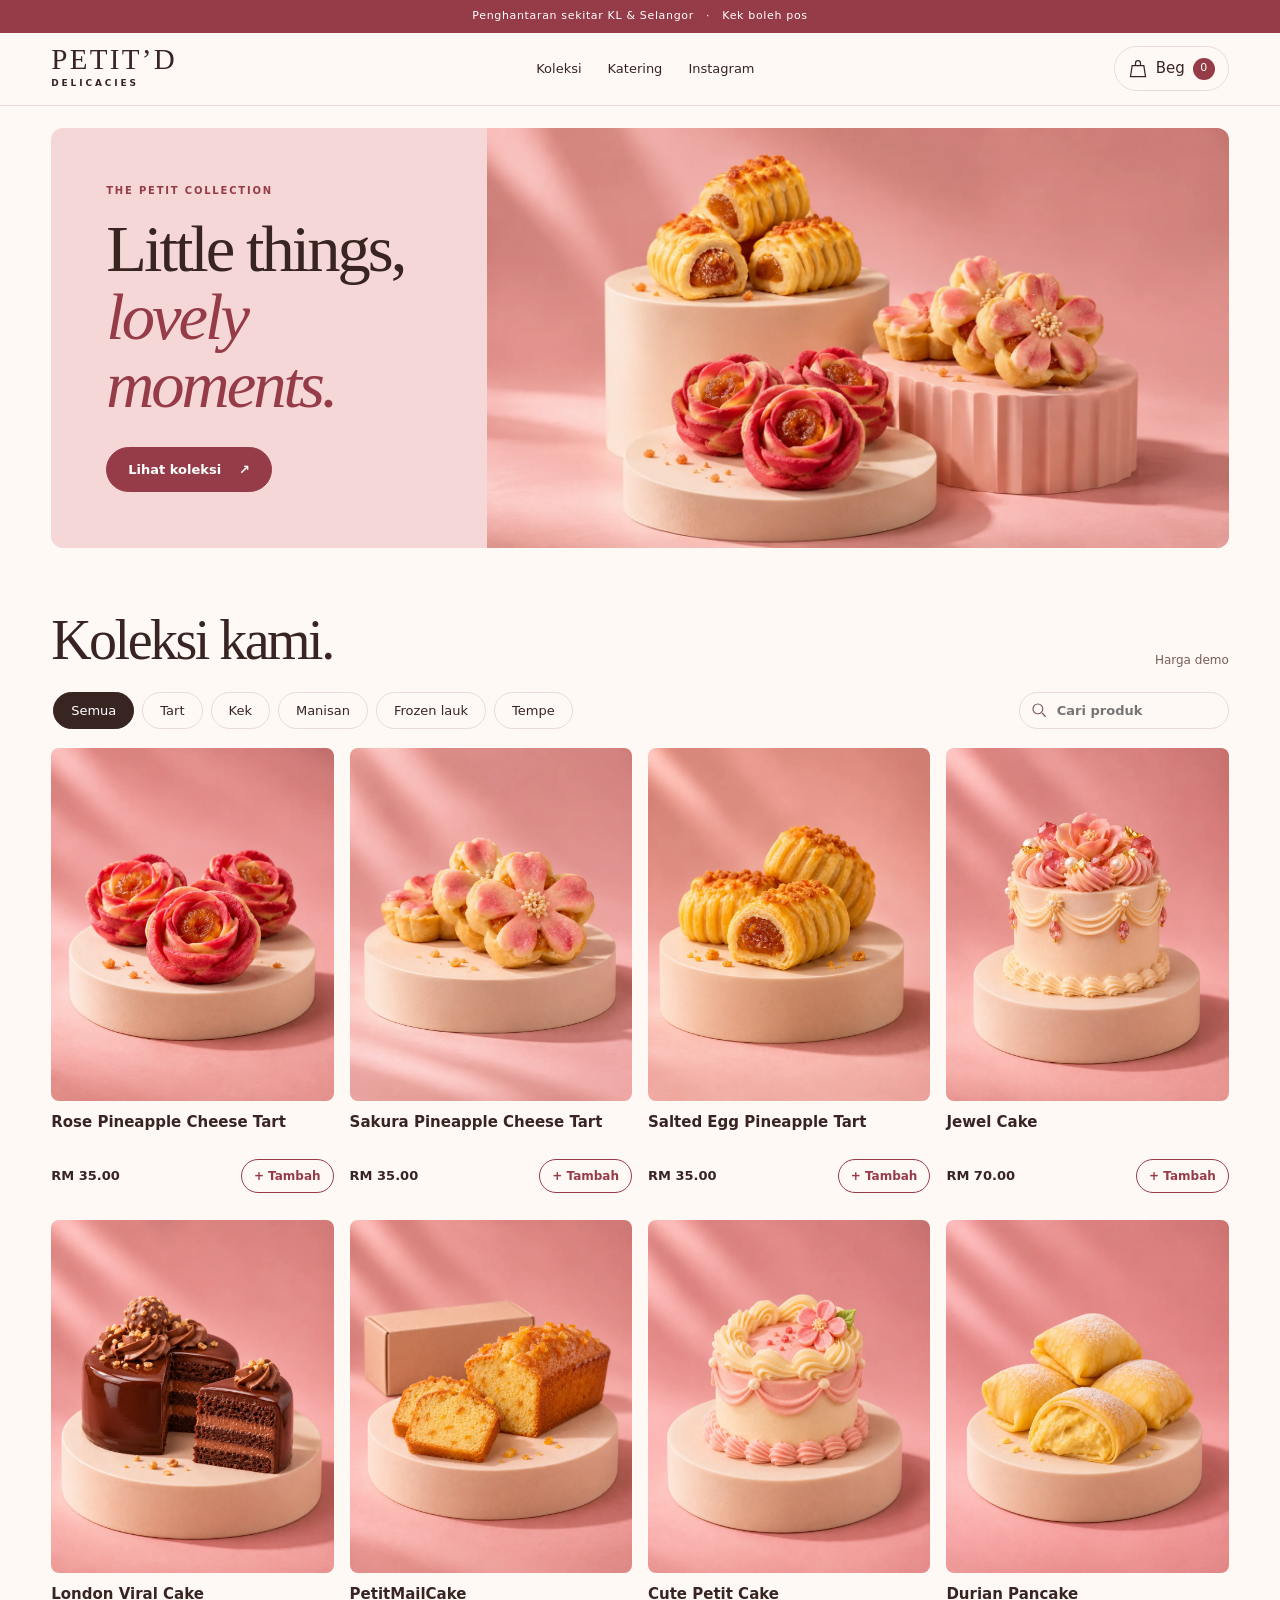
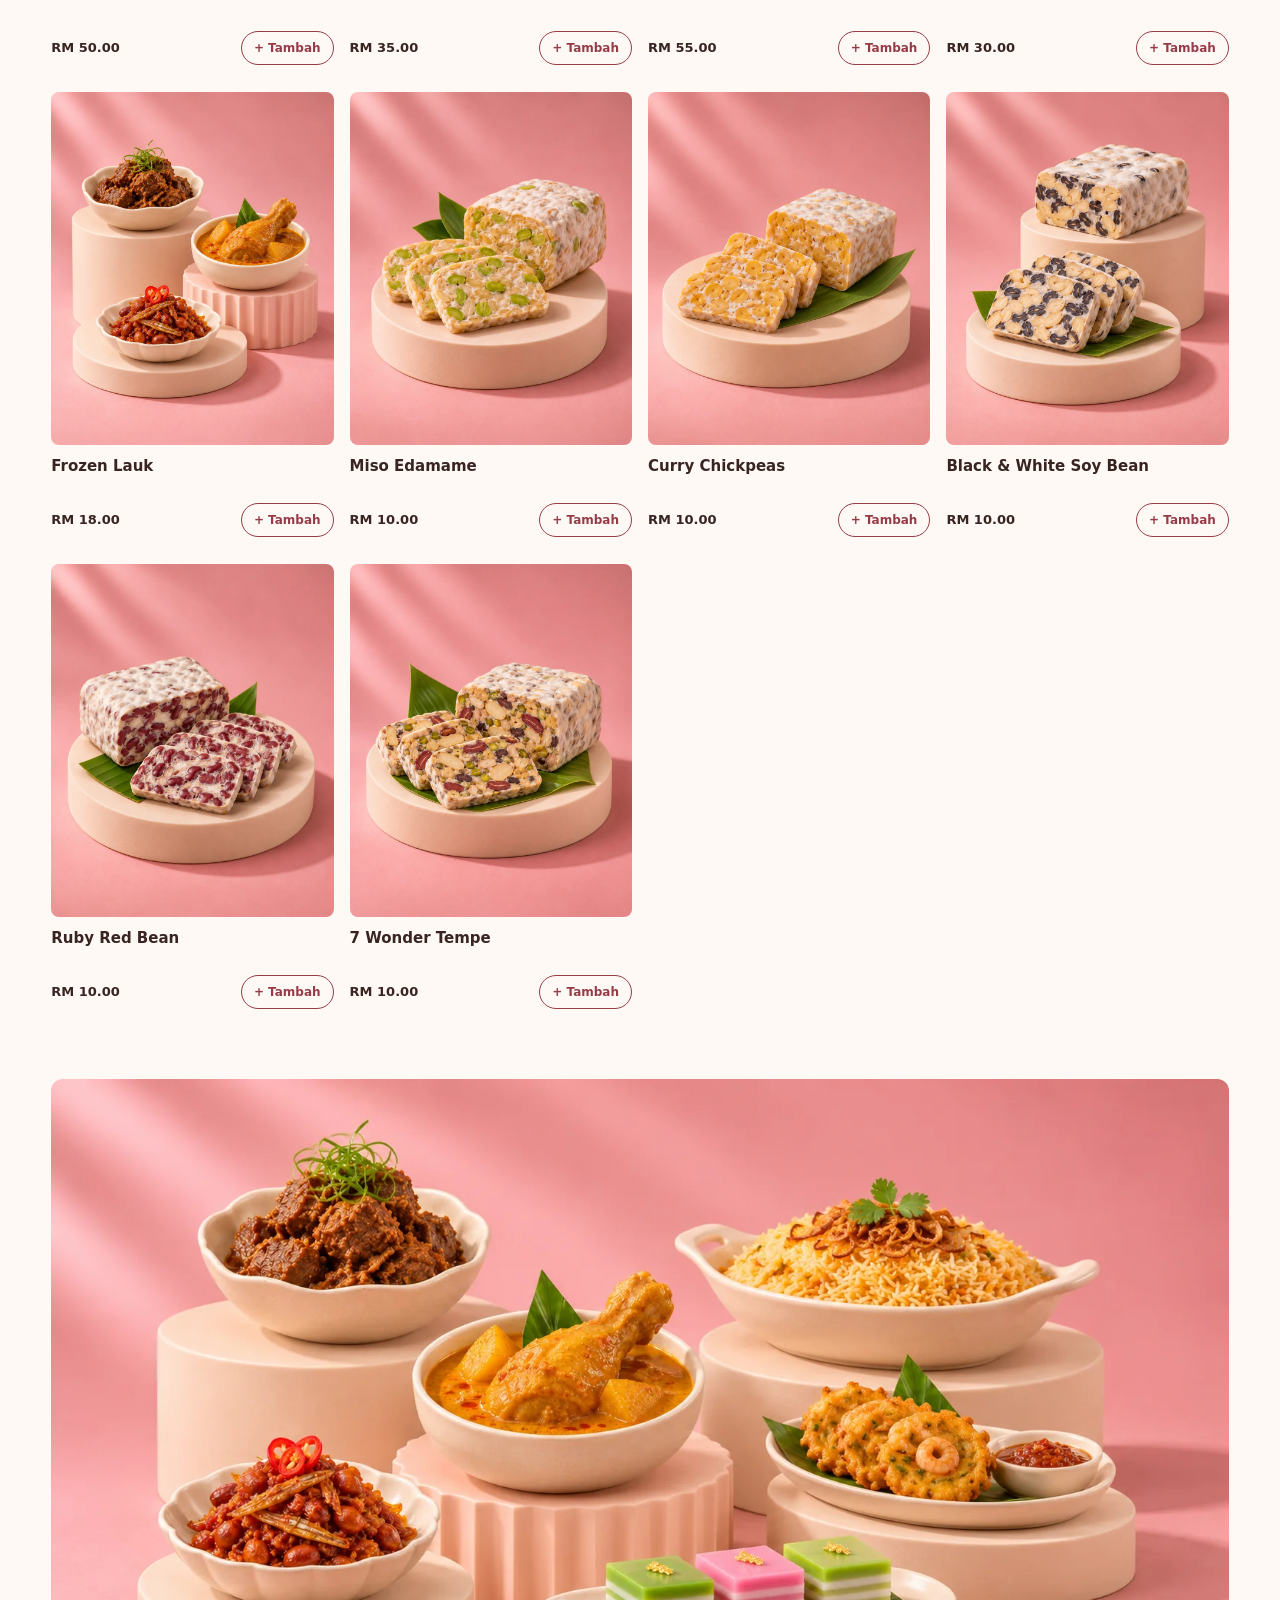
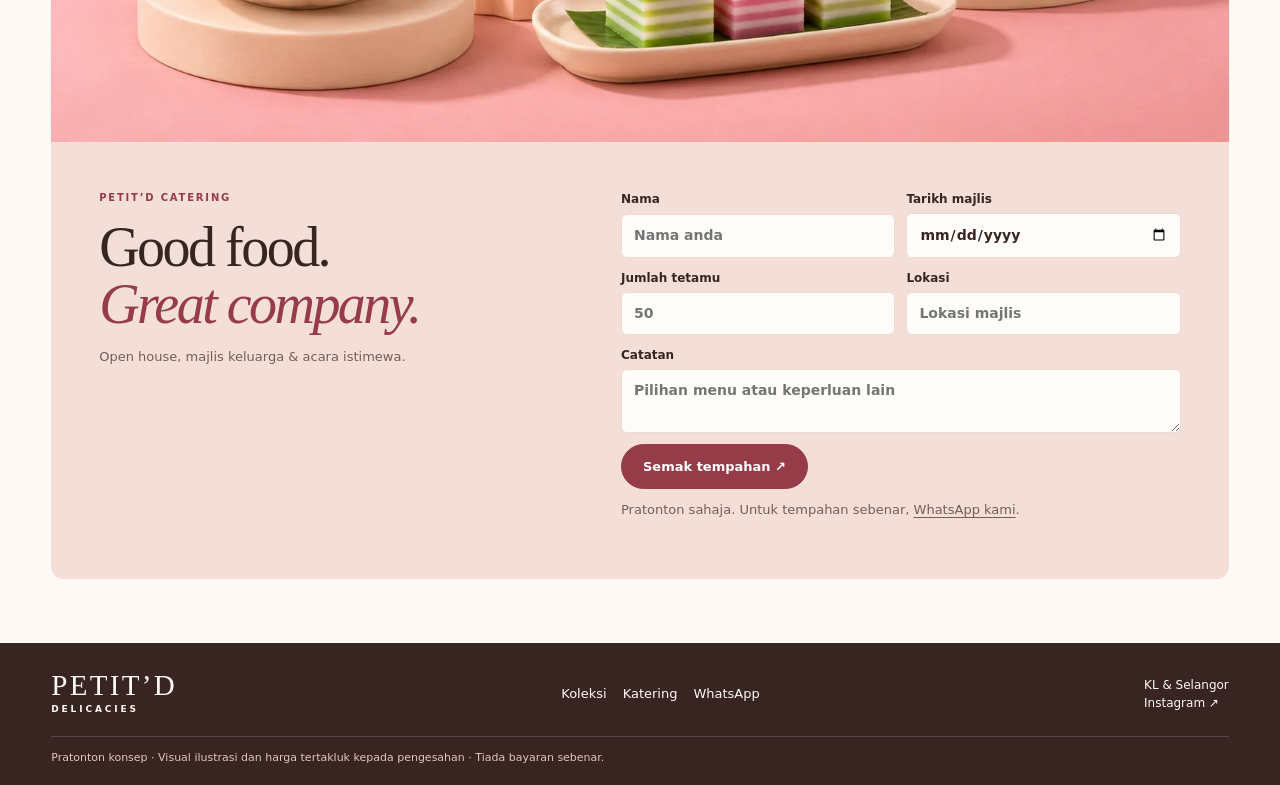
<file: index.html>
<!doctype html><html lang="ms"><head><meta charset="utf-8"><meta name="viewport" content="width=device-width,initial-scale=1"><meta name="robots" content="noindex,nofollow"><meta name="theme-color" content="#fff9f5"><title>Petit'D | Little things, lovely moments.</title><meta name="description" content="Petit Delicacies: tart, kek, manisan, tempe dan katering."><link rel="icon" type="image/svg+xml" href="assets/favicon.svg"><link rel="alternate icon" href="assets/favicon.svg"><meta property="og:title" content="Petit Delicacies"><meta property="og:description" content="Tart, kek, manisan dan katering."><meta property="og:type" content="website"><meta property="og:url" content="https://shukritobi.github.io/petit-delicacies/"><meta property="og:image" content="https://shukritobi.github.io/petit-delicacies/assets/hero/hero-desktop.webp"><meta name="twitter:card" content="summary_large_image"><link rel="stylesheet" href="style.css"><script src="shop.js" defer></script></head><body>
<a class="skip-link" href="#shop">Terus ke koleksi</a><div class="announcement">Penghantaran sekitar KL &amp; Selangor <span>·</span> Kek boleh pos</div>
<header class="nav"><div class="wrap navinner"><a href="#home" class="brand" aria-label="Petit Delicacies homepage">PETIT’D<span>DELICACIES</span></a><nav aria-label="Menu utama"><a href="#shop">Koleksi</a><a href="#catering">Katering</a><a href="https://www.instagram.com/petitdelicacies/" target="_blank" rel="noopener">Instagram</a></nav><button class="bag" id="bag" aria-label="Buka beg belian"><svg viewBox="0 0 24 24" width="20" height="20" fill="none" stroke="currentColor" stroke-width="1.5"><path d="M5 8h14l2 13H3L5 8Z M9 8V5a3 3 0 0 1 6 0v3"/></svg><span>Beg</span><span id="count">0</span></button></div></header>
<main id="home"><section class="hero wrap"><div class="hero-copy"><p class="kicker">THE PETIT COLLECTION</p><h1>Little things,<br><em>lovely<br class="desktop-break"> moments.</em></h1><a class="btn" href="#shop">Lihat koleksi <span aria-hidden="true">↗</span></a></div><picture class="hero-image"><source media="(max-width: 700px)" srcset="assets/hero/hero-mobile.webp"><img src="assets/hero/hero-desktop.webp" alt="Ilustrasi koleksi tiga jenis tart nanas" width="1600" height="900" fetchpriority="high"></picture></section>
<section id="shop" class="wrap section"><div class="heading"><h2>Koleksi kami.</h2><span class="muted">Harga demo</span></div><div class="shop-tools"><div id="filters" class="filters" aria-label="Kategori"></div><label class="search"><svg aria-hidden="true" width="18" height="18" viewBox="0 0 24 24" fill="none" stroke="currentColor" stroke-width="1.6"><circle cx="10.5" cy="10.5" r="6.5"/><path d="m16 16 5 5"/></svg><input id="search" type="search" placeholder="Cari produk" aria-label="Cari produk" autocomplete="off"></label></div><div id="products" class="products"></div></section>
<section id="catering" class="wrap catering"><div class="catering-photo"><img src="assets/products/catering.webp" width="1600" height="900" loading="lazy" alt="Ilustrasi hidangan katering Malaysia"></div><div class="catering-content"><div><p class="kicker">PETIT’D CATERING</p><h2>Good food.<br><em>Great company.</em></h2><p>Open house, majlis keluarga &amp; acara istimewa.</p></div><form id="catering-form"><div class="fields"><label>Nama<input name="name" required autocomplete="name" placeholder="Nama anda"></label><label>Tarikh majlis<input name="date" type="date" required></label><label>Jumlah tetamu<input name="guests" type="number" min="1" required placeholder="50"></label><label>Lokasi<input name="location" required placeholder="Lokasi majlis"></label></div><label>Catatan<textarea name="notes" rows="2" placeholder="Pilihan menu atau keperluan lain"></textarea></label><button class="btn" type="submit">Semak tempahan ↗</button><p class="muted form-hint">Pratonton sahaja. Untuk tempahan sebenar, <a href="https://wa.me/60123327955" target="_blank" rel="noopener">WhatsApp kami</a>.</p><p class="form-status" id="cater-status" role="status"></p></form></div></section></main>
<footer><div class="wrap footer-inner"><a class="brand" href="#home">PETIT’D<span>DELICACIES</span></a><div><a href="#shop">Koleksi</a><a href="#catering">Katering</a><a href="https://wa.me/60123327955" target="_blank" rel="noopener">WhatsApp</a></div><p>KL &amp; Selangor<br><a href="https://www.instagram.com/petitdelicacies/" target="_blank" rel="noopener">Instagram ↗</a></p></div><div class="wrap footer-note">Pratonton konsep · Visual ilustrasi dan harga tertakluk kepada pengesahan · Tiada bayaran sebenar.</div></footer>
<dialog id="cart" aria-labelledby="cart-title"><div class="cart-top"><h2 id="cart-title">Beg belian</h2><button id="close-cart" class="close" aria-label="Tutup">×</button></div><div id="cart-lines"></div><div class="cart-summary"><div><strong>Subtotal</strong><strong id="subtotal">RM 0.00</strong></div><button id="checkout" class="btn" type="button">Checkout ↗</button></div><form id="checkout-form" hidden><p class="muted">Demo sahaja. Tiada bayaran atau pesanan dihantar.</p><label>Nama<input name="name" required autocomplete="name"></label><label>Telefon<input type="tel" name="phone" required autocomplete="tel"></label><label>Penghantaran<select name="delivery" required><option value="">Pilih kaedah</option><option value="local">Penghantaran KL/Selangor</option><option value="post">Pos (produk layak)</option></select></label><label>Alamat<textarea name="address" required rows="2"></textarea></label><button class="btn" type="submit">Semak pesanan</button><p id="checkout-status" class="form-status" role="status"></p></form></dialog><dialog id="product-detail" aria-labelledby="detail-title"><button type="button" id="close-detail" class="close detail-close" aria-label="Tutup">×</button><div class="detail-grid"><img id="detail-img" src="assets/products/jewel.webp" alt="" width="960" height="1200"><div class="detail-copy"><p id="detail-category" class="kicker"></p><h2 id="detail-title"></h2><strong id="detail-price"></strong><p id="detail-delivery" class="muted"></p><button class="btn" id="detail-add" type="button">Tambah ke beg</button><p class="muted">Visual ilustrasi · Harga demo</p></div></div></dialog><div id="toast" role="status" aria-live="polite"></div><noscript>Aktifkan JavaScript untuk menggunakan katalog dan beg belian.</noscript></body></html>
</file>
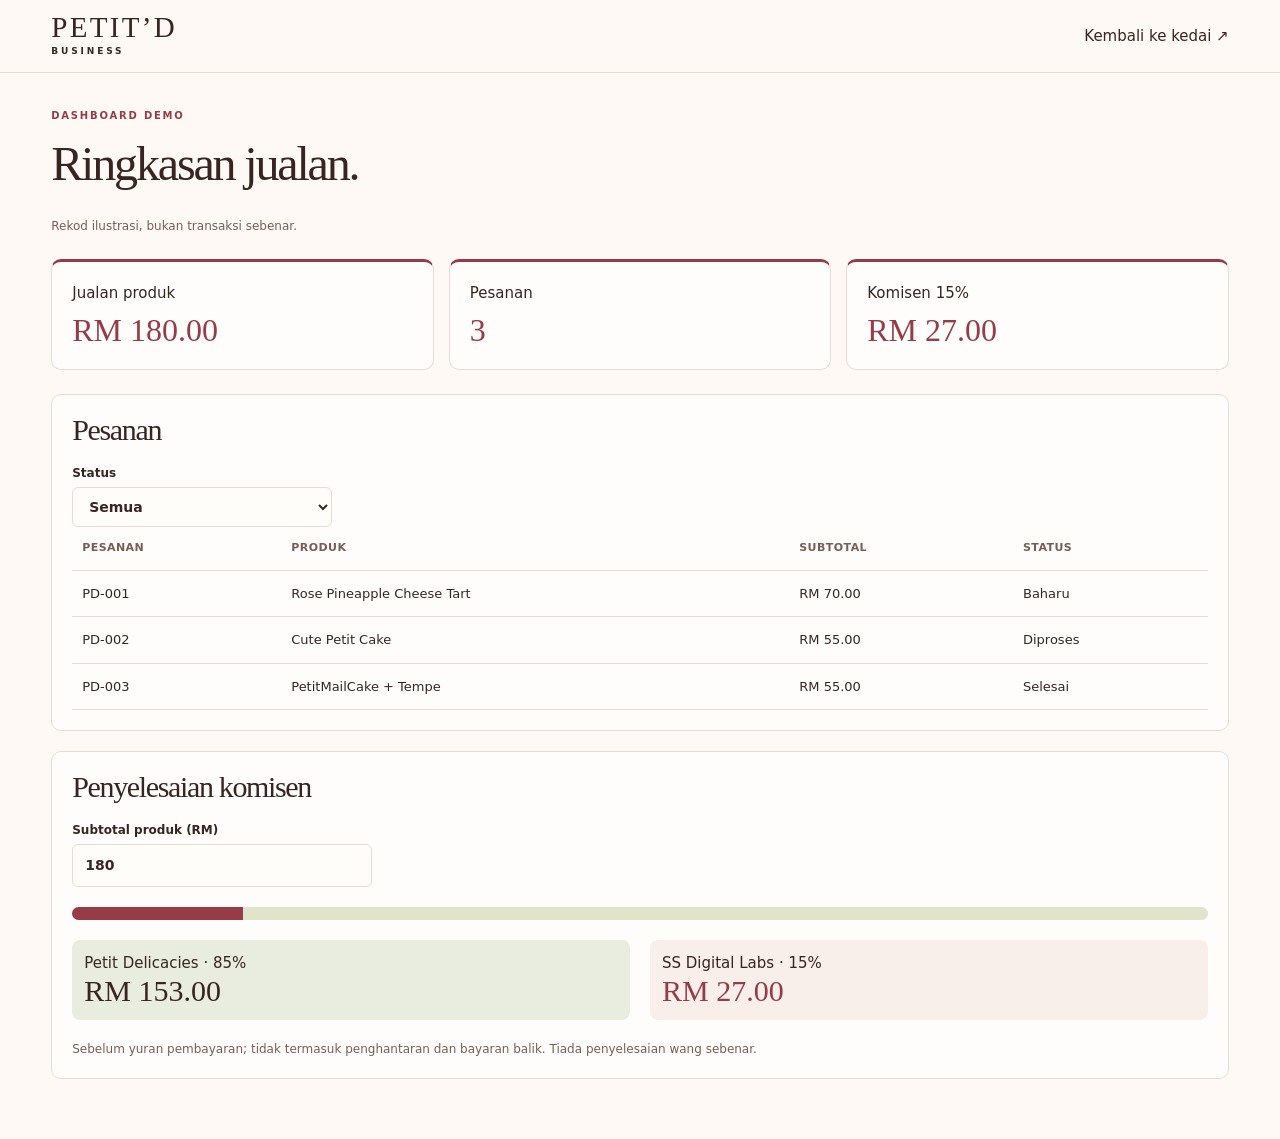
<file: dashboard.html>
<!doctype html><html lang="ms"><head><meta charset="utf-8"><meta name="viewport" content="width=device-width,initial-scale=1"><meta name="robots" content="noindex,nofollow"><title>Petit’D Business | Demo</title><link rel="icon" type="image/svg+xml" href="assets/favicon.svg"><link rel="alternate icon" href="assets/favicon.svg"><meta name="theme-color" content="#fff9f5"><link rel="stylesheet" href="style.css"><style>main{padding:35px 0 60px}.metrics{display:grid;grid-template-columns:repeat(3,1fr);gap:15px;margin:24px 0}.panel{background:#fffdfb;border:1px solid var(--line);border-radius:10px;padding:20px}.metrics strong{display:block;font:32px Georgia;margin-top:8px}.table-scroll{overflow:auto}table{border-collapse:collapse;width:100%;font-size:13px;text-align:left}th,td{padding:13px 10px;border-bottom:1px solid var(--line);white-space:nowrap}.panel h2{font-size:30px;margin:0 0 18px}.split{display:grid;grid-template-columns:1fr 1fr;gap:20px;margin-top:20px}.split strong{display:block;font:30px Georgia}.bar{display:flex;height:13px;border-radius:99px;overflow:hidden;background:#dfe4ca;margin:20px 0}.bar span{width:15%;background:#963c48}.panel+.panel{margin-top:20px}.metrics .panel+.panel{margin:0}@media(max-width:650px){.metrics{grid-template-columns:1fr}.split strong{font-size:24px}}.metric{border-top:3px solid #963c48}.metric strong{color:var(--berry)}.panel th{color:var(--muted);font-size:11px;text-transform:uppercase;letter-spacing:.04em}.panel tbody tr:hover{background:#f8eeea}.panel .split>div{padding:12px;background:#f8eeea;border-radius:8px}.panel .split>div:first-child{background:#e8eddf}.panel .split>div:last-child strong{color:var(--berry)}@media(max-width:360px){.split{grid-template-columns:1fr}}</style></head><body><header class="nav"><div class="wrap navinner"><a class="brand" href="index.html">PETIT’D<span>BUSINESS</span></a><a href="index.html">Kembali ke kedai ↗</a></div></header><main class="wrap"><p class="kicker">DASHBOARD DEMO</p><h1 style="font-size:48px">Ringkasan jualan.</h1><p class="muted">Rekod ilustrasi, bukan transaksi sebenar.</p><div class="metrics"><div class="panel metric">Jualan produk<strong>RM 180.00</strong></div><div class="panel metric">Pesanan<strong>3</strong></div><div class="panel metric">Komisen 15%<strong>RM 27.00</strong></div></div><div class="panel"><h2>Pesanan</h2><label>Status<select id="status"><option>Semua</option><option>Baharu</option><option>Diproses</option><option>Selesai</option></select></label><div class="table-scroll"><table><thead><tr><th>Pesanan</th><th>Produk</th><th>Subtotal</th><th>Status</th></tr></thead><tbody id="orders"></tbody></table></div></div><div class="panel"><h2>Penyelesaian komisen</h2><label>Subtotal produk (RM)<input id="gross" type="number" min="0" max="100000000" step="0.01" value="180"></label><div class="bar"><span></span></div><div class="split"><div>Petit Delicacies · 85%<strong id="merchant"></strong></div><div>SS Digital Labs · 15%<strong id="commission"></strong></div></div><p class="muted" style="margin-top:20px">Sebelum yuran pembayaran; tidak termasuk penghantaran dan bayaran balik. Tiada penyelesaian wang sebenar.</p></div></main><script>const rows=[['PD-001','Rose Pineapple Cheese Tart',70,'Baharu'],['PD-002','Cute Petit Cake',55,'Diproses'],['PD-003','PetitMailCake + Tempe',55,'Selesai']];const e=id=>document.getElementById(id);function show(){e('orders').innerHTML=rows.filter(r=>e('status').value==='Semua'||e('status').value===r[3]).map(r=>'<tr>'+r.map((x,i)=>'<td>'+(i===2?'RM '+x.toFixed(2):x)+'</td>').join('')+'</tr>').join('')}function calc(){const sen=Math.max(0,Math.min(10000000000,Math.round((Number(e('gross').value)||0)*100))),fee=Math.round(sen*15/100);e('merchant').textContent='RM '+((sen-fee)/100).toFixed(2);e('commission').textContent='RM '+(fee/100).toFixed(2)}e('status').onchange=show;e('gross').oninput=calc;show();calc()</script></body></html>
</file>
<file: style.css>
:root{--paper:#fff9f5;--ink:#382522;--berry:#963c48;--pink:#f4d7d6;--line:#eadbd5;--muted:#795d55}*{box-sizing:border-box}html{scroll-behavior:smooth;scroll-padding-top:85px}body{margin:0;background:var(--paper);color:var(--ink);font:15px/1.5 system-ui,-apple-system,BlinkMacSystemFont,"Segoe UI",sans-serif}button,input,select,textarea{font:inherit;color:inherit}button,a{cursor:pointer}a{color:inherit;text-decoration:none}button:focus-visible,a:focus-visible,input:focus-visible,select:focus-visible,textarea:focus-visible{outline:2px solid var(--berry);outline-offset:4px}button:disabled{opacity:.45;cursor:not-allowed}img{display:block;max-width:100%}h1,h2,p{margin:0}h1,h2{font-family:Georgia,"Times New Roman",serif;font-weight:400;letter-spacing:-.045em;line-height:1.02}em{color:var(--berry);font-weight:400}.wrap{width:min(1200px,92%);margin-inline:auto}.announcement{background:var(--berry);color:white;text-align:center;font-size:11px;letter-spacing:.06em;padding:8px 10px}.announcement span{margin:0 8px}.nav{position:sticky;top:0;background:#fff9f5f5;backdrop-filter:blur(12px);z-index:10;border-bottom:1px solid var(--line)}.navinner{display:flex;justify-content:space-between;align-items:center;gap:16px;min-height:72px}.brand{font:400 29px/.9 Georgia,serif;letter-spacing:.08em;display:inline-block}.brand span{display:block;font:600 9px/1.5 system-ui;letter-spacing:.32em;margin-top:5px}.nav nav{display:flex;gap:26px;font-size:13px}.nav nav a:hover,footer a:hover{color:var(--berry)}.bag{display:flex;align-items:center;gap:8px;border:1px solid var(--line);border-radius:99px;background:transparent;padding:10px 13px}.bag #count{display:grid;place-items:center;background:var(--berry);color:#fff;border-radius:99px;min-width:22px;height:22px;font-size:11px}.hero{margin-top:22px;display:grid;grid-template-columns:minmax(0,.74fr) minmax(0,1.26fr);border-radius:12px;overflow:hidden;background:var(--pink);min-height:420px}.hero-copy{padding:clamp(27px,4.3vw,64px);display:flex;align-items:flex-start;flex-direction:column;justify-content:center;min-width:0}.kicker{font-size:10px;font-weight:650;letter-spacing:.18em;color:var(--berry)}h1{font-size:clamp(47px,5.2vw,78px);margin:17px 0 28px;overflow-wrap:normal}.btn{border:1px solid var(--berry);border-radius:99px;background:var(--berry);color:white;padding:12px 21px;display:inline-flex;justify-content:center;align-items:center;gap:18px;font-size:13px;font-weight:650;transition:background .18s,transform .18s}.btn:hover:not(:disabled){background:#73313a;transform:translateY(-1px)}.hero-image{display:block;position:relative;min-height:420px;overflow:hidden}.hero-image img{position:absolute;width:100%;height:100%;object-fit:cover;object-position:center}.section{padding:64px 0 70px}.heading{display:flex;align-items:end;justify-content:space-between;gap:10px;margin-bottom:18px}.heading h2,.catering h2{font-size:clamp(36px,4.5vw,56px)}.muted{font-size:12px;color:var(--muted)}.filters{display:flex;gap:8px;overflow:auto;padding:5px 2px 19px;scrollbar-width:thin}.filter{white-space:nowrap;border:1px solid var(--line);background:transparent;border-radius:99px;padding:8px 17px;font-size:13px}.filter[aria-pressed=true]{background:var(--ink);color:white;border-color:var(--ink)}.products{display:grid;grid-template-columns:repeat(4,minmax(0,1fr));gap:27px 16px}.product{min-width:0}.product .photo{display:block;overflow:hidden;border-radius:8px;background:#f0c5c6;aspect-ratio:4/5}.product img{width:100%;height:100%;object-fit:cover;transition:transform .35s}.product:hover img{transform:scale(1.025)}.product h3{font-size:15px;line-height:1.35;margin:11px 0 7px;font-weight:650;min-height:40px}.product .bottom{display:flex;align-items:center;justify-content:space-between;gap:5px}.product strong{font-size:13px;font-weight:600}.add{border:1px solid var(--berry);border-radius:99px;background:transparent;color:var(--berry);padding:7px 12px;font-weight:650;font-size:12px;white-space:nowrap}.add:hover{background:var(--pink)}.catering{margin-bottom:64px;border-radius:12px;overflow:hidden;background:#f4ded8}.catering-photo img{width:100%;height:auto;aspect-ratio:16/9;object-fit:cover}.catering-content{padding:clamp(22px,4vw,48px);display:grid;grid-template-columns:1fr 1.15fr;align-items:start;gap:35px}.catering h2{margin:14px 0}.catering-content p:not(.kicker){color:var(--muted);font-size:13px}form{display:grid;gap:11px}form .fields{display:grid;grid-template-columns:1fr 1fr;gap:11px}label{display:grid;gap:5px;font-size:12px;font-weight:600;min-width:0}input,select,textarea{width:100%;min-width:0;border:1px solid var(--line);background:#fffdf9;border-radius:6px;padding:10px 12px;font-size:14px}textarea{resize:vertical}form .btn{justify-self:start}.form-status{font-size:12px;color:var(--berry);min-height:0}footer{background:var(--ink);color:var(--paper);padding:29px 0 18px}.footer-inner{display:flex;justify-content:space-between;align-items:center;gap:18px;flex-wrap:wrap}.footer-inner>div{display:flex;gap:16px;font-size:13px}.footer-inner p{font-size:12px}.footer-note{border-top:1px solid #ffffff28;margin-top:20px;padding-top:13px;color:#e3c5bd;font-size:11px}dialog{margin:0 0 0 auto;max-width:min(100vw,430px);width:430px;height:100dvh;max-height:100dvh;border:0;background:var(--paper);padding:22px;box-shadow:-10px 0 50px #0002;overflow:auto}dialog::backdrop{background:#30201c80}.cart-top{display:flex;justify-content:space-between;align-items:center;border-bottom:1px solid var(--line);padding-bottom:15px}.cart-top h2{font-size:32px}.close{border:0;background:none;font-size:30px;line-height:1}.cart-line{display:grid;grid-template-columns:55px 1fr auto;gap:10px;align-items:center;border-bottom:1px solid var(--line);padding:12px 0}.cart-line img{width:55px;aspect-ratio:1;object-fit:cover;border-radius:5px}.cart-line strong{font-size:12px}.cart-line small{font-size:12px;color:var(--muted)}.qty{display:flex;align-items:center;gap:6px}.qty button{background:transparent;border:1px solid var(--line);border-radius:99px;width:29px;height:29px;padding:0}.qty span{font-size:12px}.cart-summary{padding:18px 0}.cart-summary>div{display:flex;justify-content:space-between;margin-bottom:12px}.cart-summary .btn{width:100%}#checkout-form{padding:15px 0;border-top:1px solid var(--line)}[hidden]{display:none!important}#toast{position:fixed;bottom:18px;left:50%;transform:translateX(-50%);background:var(--ink);color:white;padding:10px 18px;border-radius:99px;z-index:15;opacity:0;pointer-events:none;transition:opacity .2s;font-size:13px;white-space:nowrap}#toast.show{opacity:1}.empty{padding:24px 0;color:var(--muted)}@media(max-width:1000px){.products{grid-template-columns:repeat(3,minmax(0,1fr))}.hero{grid-template-columns:minmax(0,.85fr) minmax(0,1.15fr)}.hero-copy{padding:28px}.hero-image{min-height:390px}.hero{min-height:390px}}@media(max-width:700px){.navinner{min-height:62px;gap:9px}.brand{font-size:23px}.brand span{font-size:8px}.nav nav{gap:11px;font-size:12px}.nav nav a:last-child{display:none}.bag{gap:5px;padding:7px 9px}.bag>span:nth-child(2){display:none}.announcement{font-size:10px}.hero{grid-template-columns:1fr;min-height:0;margin-top:12px}.hero-copy{padding:28px 22px 25px}.hero h1{font-size:clamp(44px,10vw,64px);margin:12px 0 20px}.desktop-break{display:none}.hero-image{min-height:0;aspect-ratio:1/1}.hero-image img{object-position:center 85%}.section{padding:39px 0 44px}.products{grid-template-columns:repeat(2,minmax(0,1fr));gap:24px 12px}.product h3{font-size:13px;min-height:36px}.product strong,.add{font-size:11px}.add{padding:7px 10px}.catering-content{grid-template-columns:1fr;gap:20px}.catering{margin-bottom:40px}.footer-inner{align-items:flex-start}.footer-inner>div{gap:11px}.heading h2{font-size:37px}}@media(max-width:350px){.product .bottom{flex-wrap:wrap}.nav nav{gap:7px}.nav nav a{font-size:11px}.brand{font-size:20px}form .fields{grid-template-columns:1fr}}@media(prefers-reduced-motion:reduce){*,*::before,*::after{scroll-behavior:auto!important;transition:none!important}}

/* V3.1 interface polish */
.skip-link{position:fixed;top:8px;left:8px;z-index:100;background:var(--ink);color:white;padding:10px 16px;border-radius:6px;transform:translateY(-150%)}.skip-link:focus{transform:none}.nav nav a,.footer-inner a{transition:color .18s}.bag:hover{border-color:var(--berry);color:var(--berry)}.shop-tools{display:flex;align-items:flex-start;justify-content:space-between;gap:16px}.shop-tools .filters{min-width:0;flex:1}.search{position:relative;display:flex;align-items:center;flex:0 0 210px;margin-top:5px;color:var(--muted)}.search svg{position:absolute;left:11px;pointer-events:none}.search input{border-radius:99px;padding:8px 12px 8px 37px;background:transparent;font-size:13px}.product button.photo{width:100%;padding:0;border:0;text-align:left;cursor:zoom-in}.product h3{min-height:40px}.product .bottom{margin-top:4px}.no-results{grid-column:1/-1;padding:35px 0}.form-hint a{text-decoration:underline;text-underline-offset:3px}.cart-top{position:sticky;top:-22px;padding-top:10px;background:var(--paper);z-index:2}.cart-line .qty button:hover{border-color:var(--berry)}.close:hover{color:var(--berry)}#product-detail{margin:auto;width:min(780px,92vw);max-width:92vw;height:auto;max-height:90dvh;border-radius:14px;padding:0;overflow:auto}.detail-grid{display:grid;grid-template-columns:1fr 1fr;align-items:center}.detail-grid>img{width:100%;height:auto;aspect-ratio:4/5;object-fit:cover}.detail-copy{padding:30px;display:flex;flex-direction:column;gap:15px;align-items:flex-start}.detail-copy h2{font-size:clamp(28px,3vw,40px)}.detail-copy strong{font-size:20px}.detail-close{position:absolute;right:13px;top:10px;z-index:2;background:var(--paper);width:35px;height:35px;border-radius:50%;font-size:26px}.detail-copy .btn{width:100%}footer a:hover{color:#f4d7d6}.panel select{max-width:260px}.panel #gross{max-width:300px}@media(max-width:700px){.shop-tools{flex-direction:column-reverse;gap:4px}.shop-tools .filters{width:100%;padding-bottom:16px}.search{flex:auto;width:100%;margin:0 0 6px}.detail-grid{grid-template-columns:1fr}.detail-grid>img{aspect-ratio:5/4;object-position:center 60%}.detail-copy{padding:22px;gap:12px}.detail-copy h2{font-size:30px}.product .add{min-height:36px}.cart-top{top:-22px}}@media(prefers-reduced-motion:no-preference){.hero-copy>*{animation:petit-in .55s ease-out both}.hero-copy h1{animation-delay:.06s}.hero-copy .btn{animation-delay:.12s}@keyframes petit-in{from{opacity:0;transform:translateY(8px)}to{opacity:1;transform:none}}}
</file>
